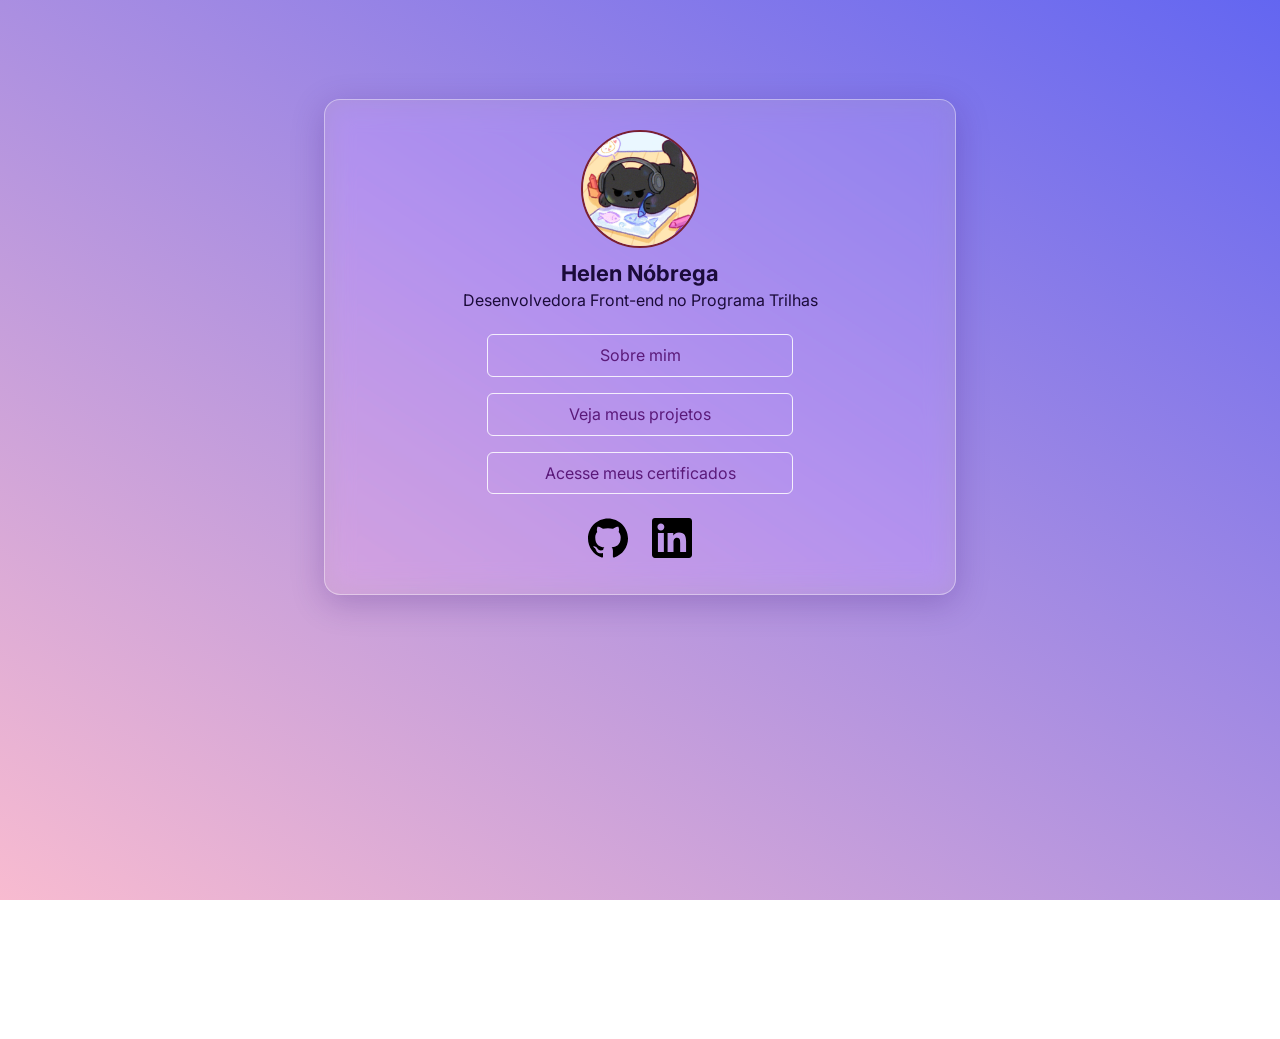
<file: index.html>
<!doctype html>
<html lang="pt-BR">
  <head>
    <meta charset="UTF-8" />
    <meta name="viewport" content="width=device-width, initial-scale=1" />
    <title>Portifólio</title>

    <link rel="stylesheet" href="style.css" />
  </head>
  <body>
    <main class="cartao">
      <img
        class="avatar"
        src="assets/foto perfil.jpg"
        alt="Foto de perfil de Helen Nóbrega"
      />

      <h1 class="nome">Helen Nóbrega</h1>
      <p class="descricao">Desenvolvedora Front-end no Programa Trilhas</p>

      <nav class="menu">
        <a class="botao" href="sobre.html">Sobre mim</a>
        <a class="botao" href="projetos.html">Veja meus projetos</a>

        <a
          class="botao"
          href="https://drive.google.com/drive/folders/1zfDeHw7acHI0HulRkBcredr-DXi4lXVM?usp=sharing"
          >Acesse meus certificados</a
        >
      </nav>

      <div class="redes">
        <a
          href="https://github.com/Helen-btw7"
          target="_blank"
          rel="noopener"
          aria-label="GitHub"
        >
          <svg viewBox="0 0 24 24" aria-hidden="true">
            <path
              d="M12 .297c-6.63 0-12 5.373-12 12 0 5.303 3.438 9.8 8.205 11.385.6.113.82-.258.82-.577 0-.285-.01-1.04-.015-2.04-3.338.724-4.042-1.61-4.042-1.61C4.422 18.07 3.633 17.7 3.633 17.7c-1.087-.744.084-.729.084-.729 1.205.084 1.838 1.236 1.838 1.236 1.07 1.835 2.809 1.305 3.495.998.108-.776.417-1.305.76-1.605-2.665-.3-5.466-1.332-5.466-5.93 0-1.31.465-2.38 1.235-3.22-.135-.303-.54-1.523.105-3.176 0 0 1.005-.322 3.3 1.23.96-.267 1.98-.399 3-.405 1.02.006 2.04.138 3 .405 2.28-1.552 3.285-1.23 3.285-1.23.645 1.653.24 2.873.12 3.176.765.84 1.23 1.91 1.23 3.22 0 4.61-2.805 5.625-5.475 5.92.42.36.81 1.096.81 2.22 0 1.606-.015 2.896-.015 3.286 0 .315.21.69.825.57C20.565 22.092 24 17.592 24 12.297c0-6.627-5.373-12-12-12"
            />
          </svg>
        </a>

        <a
          href="https://www.linkedin.com/in/helen-nobrega-/"
          target="_blank"
          rel="noopener"
          aria-label="LinkedIn"
        >
          <svg viewBox="0 0 24 24" aria-hidden="true">
            <path
              d="M20.447 20.452h-3.554v-5.569c0-1.328-.027-3.037-1.852-3.037-1.853 0-2.136 1.445-2.136 2.939v5.667H9.351V9h3.414v1.561h.046c.477-.9 1.637-1.85 3.37-1.85 3.601 0 4.267 2.37 4.267 5.455v6.286zM5.337 7.433c-1.144 0-2.063-.926-2.063-2.065 0-1.138.92-2.063 2.063-2.063 1.14 0 2.064.925 2.064 2.063 0 1.139-.925 2.065-2.064 2.065zm1.782 13.019H3.555V9h3.564v11.452zM22.225 0H1.771C.792 0 0 .774 0 1.729v20.542C0 23.227.792 24 1.771 24h20.451C23.2 24 24 23.227 24 22.271V1.729C24 .774 23.2 0 22.222 0h.003z"
            />
          </svg>
        </a>
      </div>
    </main>
  </body>
</html>
</file>
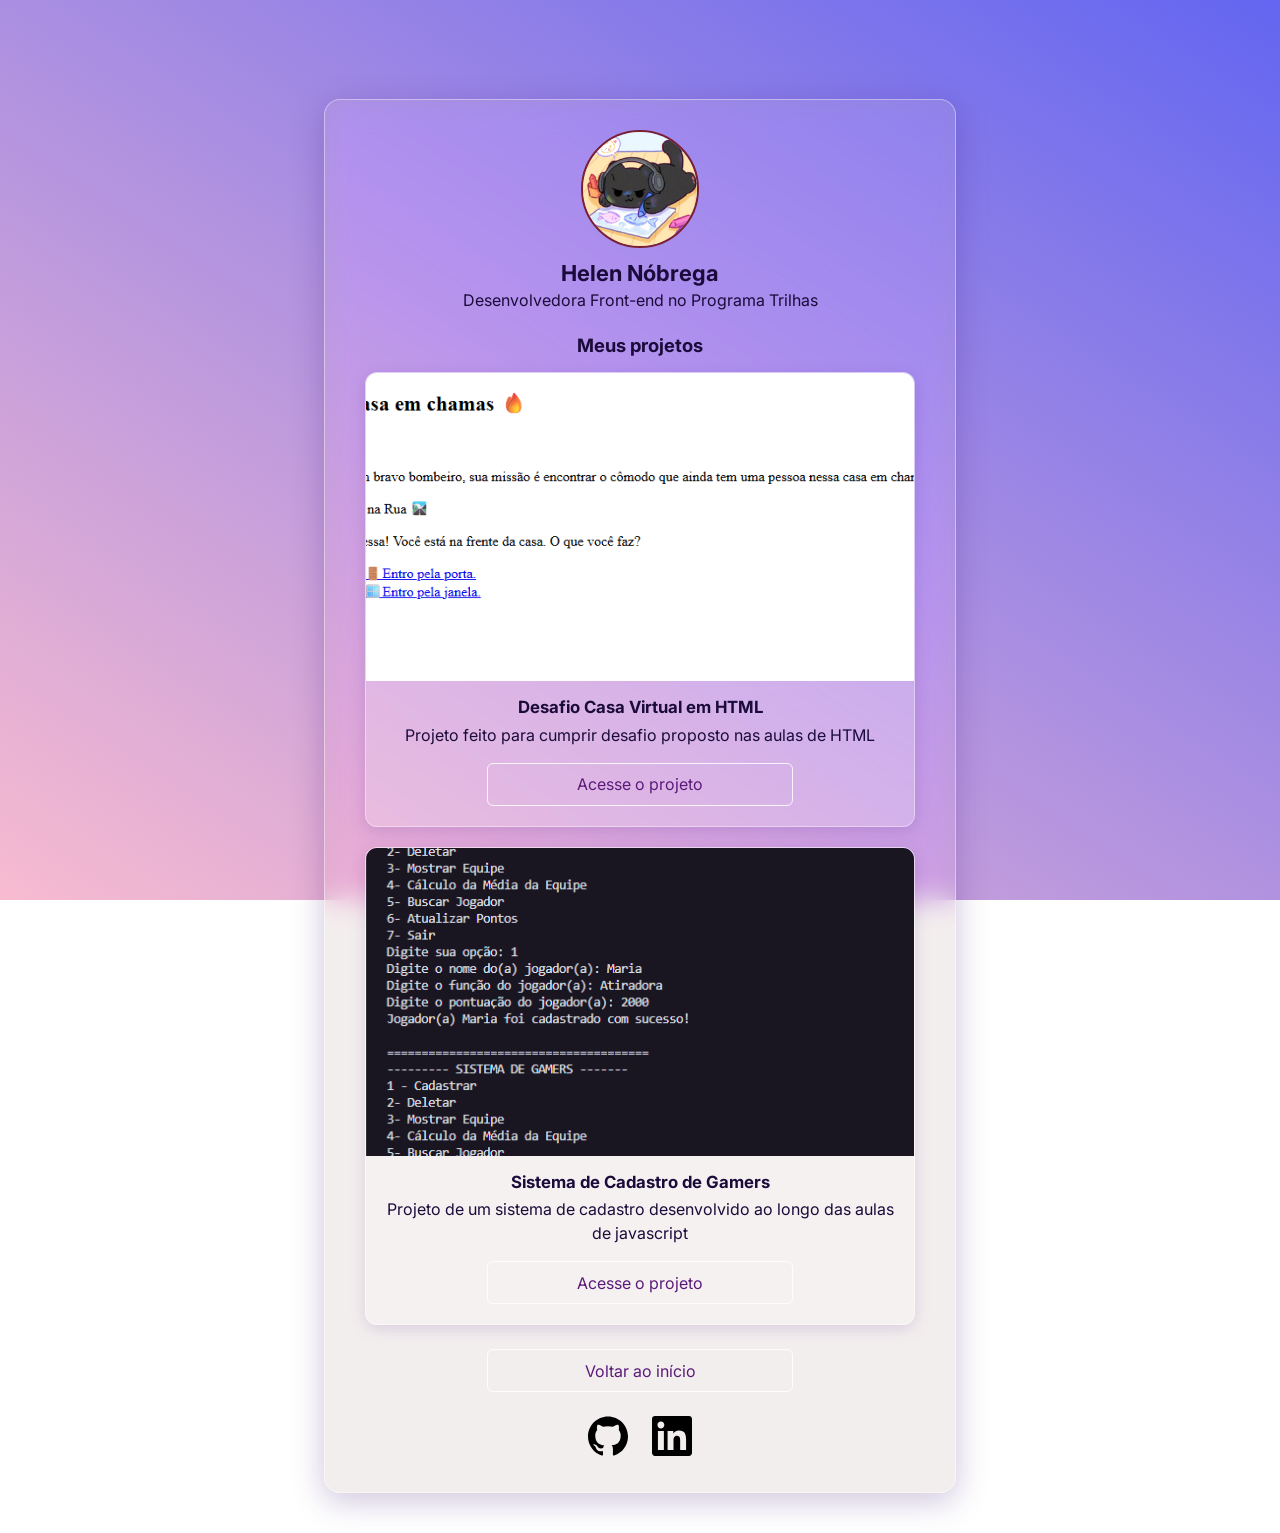
<file: projetos.html>
<!doctype html>
<html lang="pt-BR">
  <head>
    <meta charset="UTF-8" />
    <meta name="viewport" content="width=device-width, initial-scale=1" />
    <title>Projetos</title>

    <link
      href="https://fonts.googleapis.com/css2?family=Inter:wght@400;500;700&display=swap"
      rel="stylesheet"
    />

    <link rel="stylesheet" href="style.css" />
  </head>
  <body>
    <main class="cartao">
      <img
        class="avatar"
        src="assets/foto perfil.jpg"
        alt="Foto de perfil de Helen Nóbrega"
      />

      <h1 class="nome">Helen Nóbrega</h1>
      <p class="descricao">Desenvolvedora Front-end no Programa Trilhas</p>

      <section class="projetos">
        <h2 class="projetos__titulo">Meus projetos</h2>

        <ul class="lista-projetos">
          <li class="card-projeto">
            <img
              class="card-projeto__foto"
              src="assets/projeto casa.png"
              alt="Captura de tela do Nome do projeto 1"
              loading="lazy"
            />
            <div class="card-projeto__corpo">
              <h3 class="card-projeto__nome">Desafio Casa Virtual em HTML</h3>
              <p class="card-projeto__descricao">
                Projeto feito para cumprir desafio proposto nas aulas de HTML
              </p>
              <a
                class="botao"
                href="https://github.com/Helen-btw7/Desafio-Casa-Virtual--Curso-HTML#-desafio-casa-virtual-em-html"
                target="_blank"
                rel="noopener"
                aria-label="Acesse o projeto Nome do projeto 1"
                >Acesse o projeto</a
              >
            </div>
          </li>

          <li class="card-projeto">
            <img
              class="card-projeto__foto"
              src="assets/sistema.png"
              alt="Captura de tela do Nome do projeto 2"
              loading="lazy"
            />
            <div class="card-projeto__corpo">
              <h3 class="card-projeto__nome">Sistema de Cadastro de Gamers</h3>
              <p class="card-projeto__descricao">
                Projeto de um sistema de cadastro desenvolvido ao longo das aulas de javascript
              </p>
              <a
                class="botao"
                href="https://github.com/Helen-btw7/Sistema-Cadastro-de-Gamers---Trilhas"
                target="_blank"
                rel="noopener"
                aria-label="Acesse o projeto Nome do projeto 2"
                >Acesse o projeto</a
              >
            </div>
          </li>
        </ul>
      </section>

      <nav class="menu">
        <a class="botao" href="index.html">Voltar ao início</a>
      </nav>

      <div class="redes">
        <a
          href="https://github.com/Helen-btw7"
          target="_blank"
          rel="noopener"
          aria-label="GitHub"
        >
          <svg viewBox="0 0 24 24" aria-hidden="true">
            <path
              d="M12 .297c-6.63 0-12 5.373-12 12 0 5.303 3.438 9.8 8.205 11.385.6.113.82-.258.82-.577 0-.285-.01-1.04-.015-2.04-3.338.724-4.042-1.61-4.042-1.61C4.422 18.07 3.633 17.7 3.633 17.7c-1.087-.744.084-.729.084-.729 1.205.084 1.838 1.236 1.838 1.236 1.07 1.835 2.809 1.305 3.495.998.108-.776.417-1.305.76-1.605-2.665-.3-5.466-1.332-5.466-5.93 0-1.31.465-2.38 1.235-3.22-.135-.303-.54-1.523.105-3.176 0 0 1.005-.322 3.3 1.23.96-.267 1.98-.399 3-.405 1.02.006 2.04.138 3 .405 2.28-1.552 3.285-1.23 3.285-1.23.645 1.653.24 2.873.12 3.176.765.84 1.23 1.91 1.23 3.22 0 4.61-2.805 5.625-5.475 5.92.42.36.81 1.096.81 2.22 0 1.606-.015 2.896-.015 3.286 0 .315.21.69.825.57C20.565 22.092 24 17.592 24 12.297c0-6.627-5.373-12-12-12"
            />
          </svg>
        </a>

        <a
          href="https://www.linkedin.com/in/helen-nobrega-/"
          target="_blank"
          rel="noopener"
          aria-label="LinkedIn"
        >
          <svg viewBox="0 0 24 24" aria-hidden="true">
            <path
              d="M20.447 20.452h-3.554v-5.569c0-1.328-.027-3.037-1.852-3.037-1.853 0-2.136 1.445-2.136 2.939v5.667H9.351V9h3.414v1.561h.046c.477-.9 1.637-1.85 3.37-1.85 3.601 0 4.267 2.37 4.267 5.455v6.286zM5.337 7.433c-1.144 0-2.063-.926-2.063-2.065 0-1.138.92-2.063 2.063-2.063 1.14 0 2.064.925 2.064 2.063 0 1.139-.925 2.065-2.064 2.065zm1.782 13.019H3.555V9h3.564v11.452zM22.225 0H1.771C.792 0 0 .774 0 1.729v20.542C0 23.227.792 24 1.771 24h20.451C23.2 24 24 23.227 24 22.271V1.729C24 .774 23.2 0 22.222 0h.003z"
            />
          </svg>
        </a>
      </div>
    </main>
  </body>
</html>
</file>
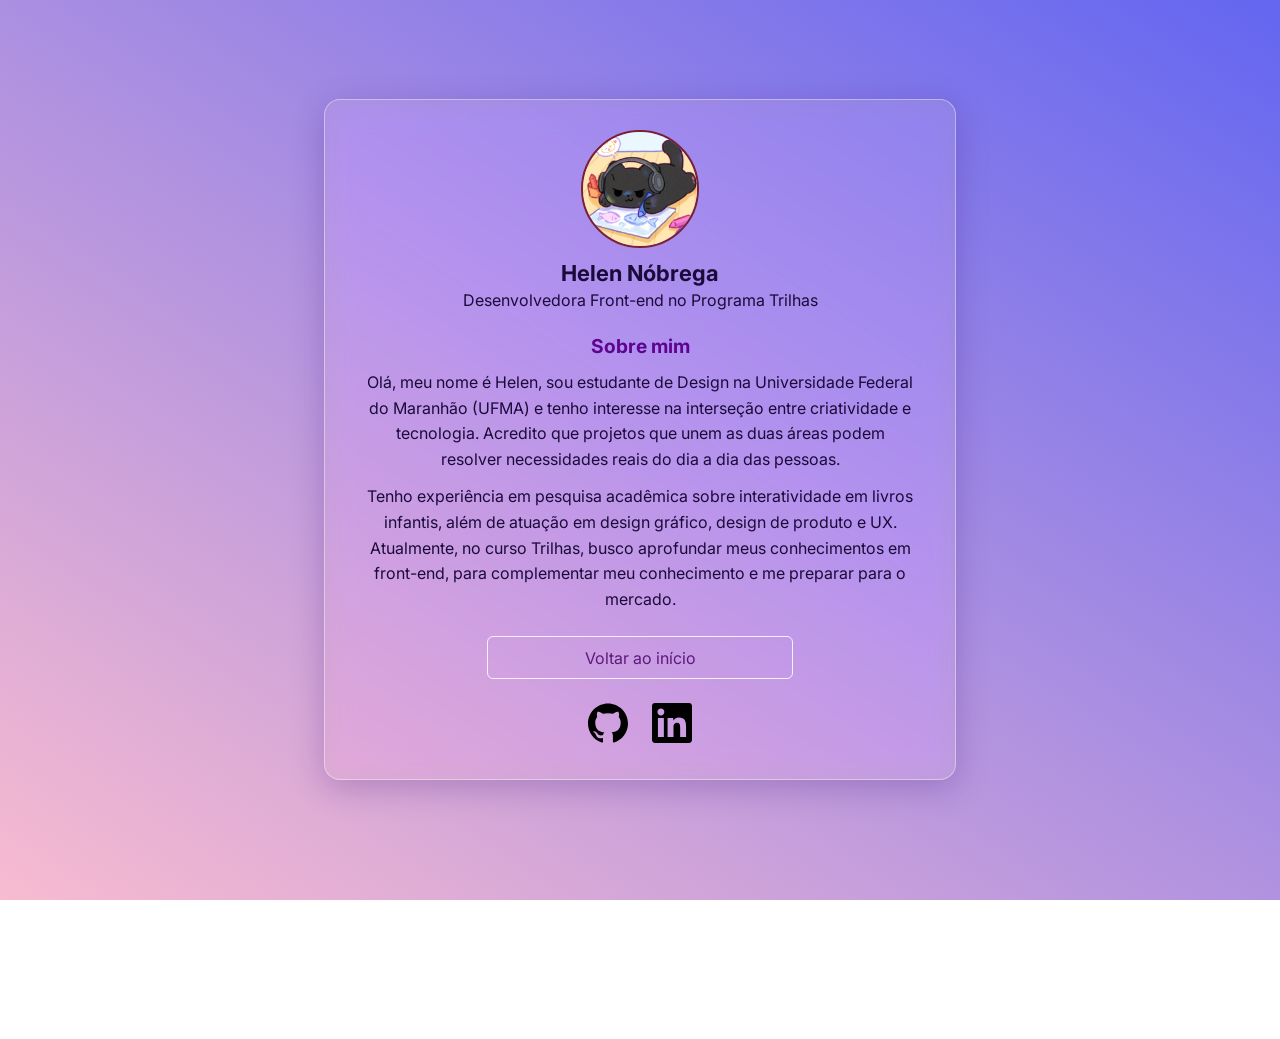
<file: sobre.html>
<!doctype html>
<html lang="pt-BR">
  <head>
    <meta charset="UTF-8" />
    <meta name="viewport" content="width=device-width, initial-scale=1" />
    <title>Helen Nóbrega</title>

    <link
      href="https://fonts.googleapis.com/css2?family=Inter:wght@400;500;700&display=swap"
      rel="stylesheet"
    />

    <link rel="stylesheet" href="style.css" />
  </head>
  <body>
    <main class="cartao">
      <img
        class="avatar"
        src="assets/foto perfil.jpg"
        alt="Foto de perfil de Helen Nóbrega"
      />

      <h1 class="nome">Helen Nóbrega</h1>
      <p class="descricao">Desenvolvedora Front-end no Programa Trilhas</p>

      <section class="conteudo">
        <h2>Sobre mim</h2>
        <p>
          Olá, meu nome é Helen, sou estudante de Design na Universidade
          Federal do Maranhão (UFMA) e tenho interesse na interseção entre
          criatividade e tecnologia. Acredito que projetos que unem as duas
          áreas podem resolver necessidades reais do dia a dia das pessoas.
        </p>
        <p>
          Tenho experiência em pesquisa acadêmica sobre interatividade em livros
          infantis, além de atuação em design gráfico, design de produto e UX.
          Atualmente, no curso Trilhas, busco aprofundar meus conhecimentos em
          front-end, para complementar meu conhecimento e me preparar para o
          mercado.
        </p>
      </section>

      <nav class="menu">
        <a class="botao" href="index.html">Voltar ao início</a>
      </nav>

      <div class="redes">
        <a
          href="https://github.com/Helen-btw7"
          target="_blank"
          rel="noopener"
          aria-label="GitHub"
        >
          <svg viewBox="0 0 24 24" aria-hidden="true">
            <path
              d="M12 .297c-6.63 0-12 5.373-12 12 0 5.303 3.438 9.8 8.205 11.385.6.113.82-.258.82-.577 0-.285-.01-1.04-.015-2.04-3.338.724-4.042-1.61-4.042-1.61C4.422 18.07 3.633 17.7 3.633 17.7c-1.087-.744.084-.729.084-.729 1.205.084 1.838 1.236 1.838 1.236 1.07 1.835 2.809 1.305 3.495.998.108-.776.417-1.305.76-1.605-2.665-.3-5.466-1.332-5.466-5.93 0-1.31.465-2.38 1.235-3.22-.135-.303-.54-1.523.105-3.176 0 0 1.005-.322 3.3 1.23.96-.267 1.98-.399 3-.405 1.02.006 2.04.138 3 .405 2.28-1.552 3.285-1.23 3.285-1.23.645 1.653.24 2.873.12 3.176.765.84 1.23 1.91 1.23 3.22 0 4.61-2.805 5.625-5.475 5.92.42.36.81 1.096.81 2.22 0 1.606-.015 2.896-.015 3.286 0 .315.21.69.825.57C20.565 22.092 24 17.592 24 12.297c0-6.627-5.373-12-12-12"
            />
          </svg>
        </a>

        <a href="https://www.linkedin.com/in/helen-nobrega-/" target="_blank" rel="noopener" aria-label="LinkedIn">
          <svg viewBox="0 0 24 24" aria-hidden="true">
            <path
              d="M20.447 20.452h-3.554v-5.569c0-1.328-.027-3.037-1.852-3.037-1.853 0-2.136 1.445-2.136 2.939v5.667H9.351V9h3.414v1.561h.046c.477-.9 1.637-1.85 3.37-1.85 3.601 0 4.267 2.37 4.267 5.455v6.286zM5.337 7.433c-1.144 0-2.063-.926-2.063-2.065 0-1.138.92-2.063 2.063-2.063 1.14 0 2.064.925 2.064 2.063 0 1.139-.925 2.065-2.064 2.065zm1.782 13.019H3.555V9h3.564v11.452zM22.225 0H1.771C.792 0 0 .774 0 1.729v20.542C0 23.227.792 24 1.771 24h20.451C23.2 24 24 23.227 24 22.271V1.729C24 .774 23.2 0 22.222 0h.003z"
            />
          </svg>
        </a>
      </div>
    </main>
  </body>
</html>
</file>
<file: style.css>
@import url('https://fonts.googleapis.com/css2?family=Inter:ital,opsz,wght@0,14..32,100..900;1,14..32,100..900&display=swap');

/* ---------- Variáveis: troque as cores num lugar só ---------- */
:root {
  --texto: #1b0b3a;                       /* nome e textos */
  --roxo-botao: #5b1a7a;                  /* texto dos botões */
  --vidro: rgba(201, 183, 183, 0.233);     /* fundo do cartão (transparente) */
  --borda-vidro: rgba(255, 255, 255, 0.4);
  --borda-botao: rgba(255, 255, 255, 0.85);
  --botao-hover: rgba(255, 255, 255, 0.4);/* botão mais claro ao passar o mouse */
}

body {
  margin: 0;
  min-height: 100vh;
  font-family: "Inter";
  color: var(--texto);

  
  background: linear-gradient(213deg, #6366F1 0%, #F8BBD0 100%);
  background-attachment: fixed; 


  display: flex;
  justify-content: center;
  align-items: flex-start;
  padding: clamp(24px, 11vh, 100px) 16px 40px;
}


.cartao {
  width: 100%;
  max-width: 550px;
  padding: 30px 40px 36px;
  text-align: center;

  background: var(--vidro);
  backdrop-filter: blur(14px) saturate(140%);
  border: 1px solid var(--borda-vidro);
  border-radius: 16px;
  box-shadow: 0 8px 32px rgba(60, 20, 120, 0.25);
}

.avatar {
  display: block;
  width: 114px;
  height: 114px;
  margin: 0 auto;
  border-radius: 50%;
  object-fit: cover; 
  border: 2px solid rgba(112, 6, 2, 0.8);
}

.nome {
  margin: 0.75rem 0 0.25rem;
  font-size: 1.375rem;
  font-weight: 700;
}

.descricao {
  margin: 0 0 1.5rem;
  font-size: 1rem;
}

.menu {
  display: flex;
  flex-direction: column; 
  align-items: center;
  gap: 16px;
}

.botao {
  display: block;
  width: 100%;
  max-width: 272px;
  padding: 0.65rem 1rem;
  text-align: center;
  text-decoration: none; 
  font: "inter";
  color: var(--roxo-botao);
  background: transparent;
  border: 1px solid var(--borda-botao);
  border-radius: 6px;
  cursor: pointer;

 
  transition: background-color 0.25s ease;
}

.botao:hover,
.botao:focus-visible {
  background-color: var(--botao-hover);
}

.botao:focus-visible {
  outline: 2px solid var(--roxo-botao);
  outline-offset: 2px;
}

.redes {
  display: flex;
  justify-content: center;
  gap: 24px;
  margin-top: 1.5rem;
}

.redes a {
  color: #000; 
  transition: opacity 0.25s ease;
}

.redes a:hover,
.redes a:focus-visible {
  opacity: 0.65;
}

.redes svg {
  display: block;
  width: 40px;
  height: 40px;
  fill: currentColor;
}

.conteudo {
  margin-bottom: 1.5rem;
  text-align: left;
}

.conteudo h2 {
  margin: 0 0 0.75rem;
  font-size: 1.20rem;
  text-align: center;
  color: #5d0591;
}

.conteudo p {
  margin: 0 0 0.75rem;
  line-height: 1.6;
  text-align: center;
}


/* ---------- Celular ---------- */
@media (max-width: 480px) {
  .cartao {
    padding: 24px 20px 28px;
  }
}


.projetos {
  margin-bottom: 1.5rem;
}

.projetos__titulo {
  margin: 0 0 1rem;
  font-size: 1.15rem;
  text-align: center;
}

.lista-projetos {
  display: flex;
  flex-direction: column; 
  gap: 20px;
  margin: 0;
  padding: 0;
  list-style: none;    
}

.card-projeto {
  overflow: hidden; 
  background: rgba(255, 255, 255, 0.22);
  border: 1px solid var(--borda-vidro);
  border-radius: 12px;
  box-shadow: 0 4px 16px rgba(60, 20, 120, 0.15);
}

.card-projeto__foto {
  display: block;
  object-fit: cover;  
  width: 100%;
  aspect-ratio: 8 / 4.5;  
  background: linear-gradient(135deg, #fbd5a5, #f4a6c8); 
}

.card-projeto__corpo {
  padding: 1rem 1.25rem 1.25rem;
  text-align: center;
}

.card-projeto__nome {
  margin: 0 0 0.35rem;
  font-size: 1.05rem;
  font-weight: 700;
}

.card-projeto__descricao {
  margin: 0 0 1rem;
  line-height: 1.5;
}

.card-projeto__corpo .botao {
  margin-inline: auto;
}

/* ---------- Celular ---------- */
@media (max-width: 480px) {
  .card-projeto__corpo {
    padding: 0.875rem 1rem 1rem;
  }
}
</file>
